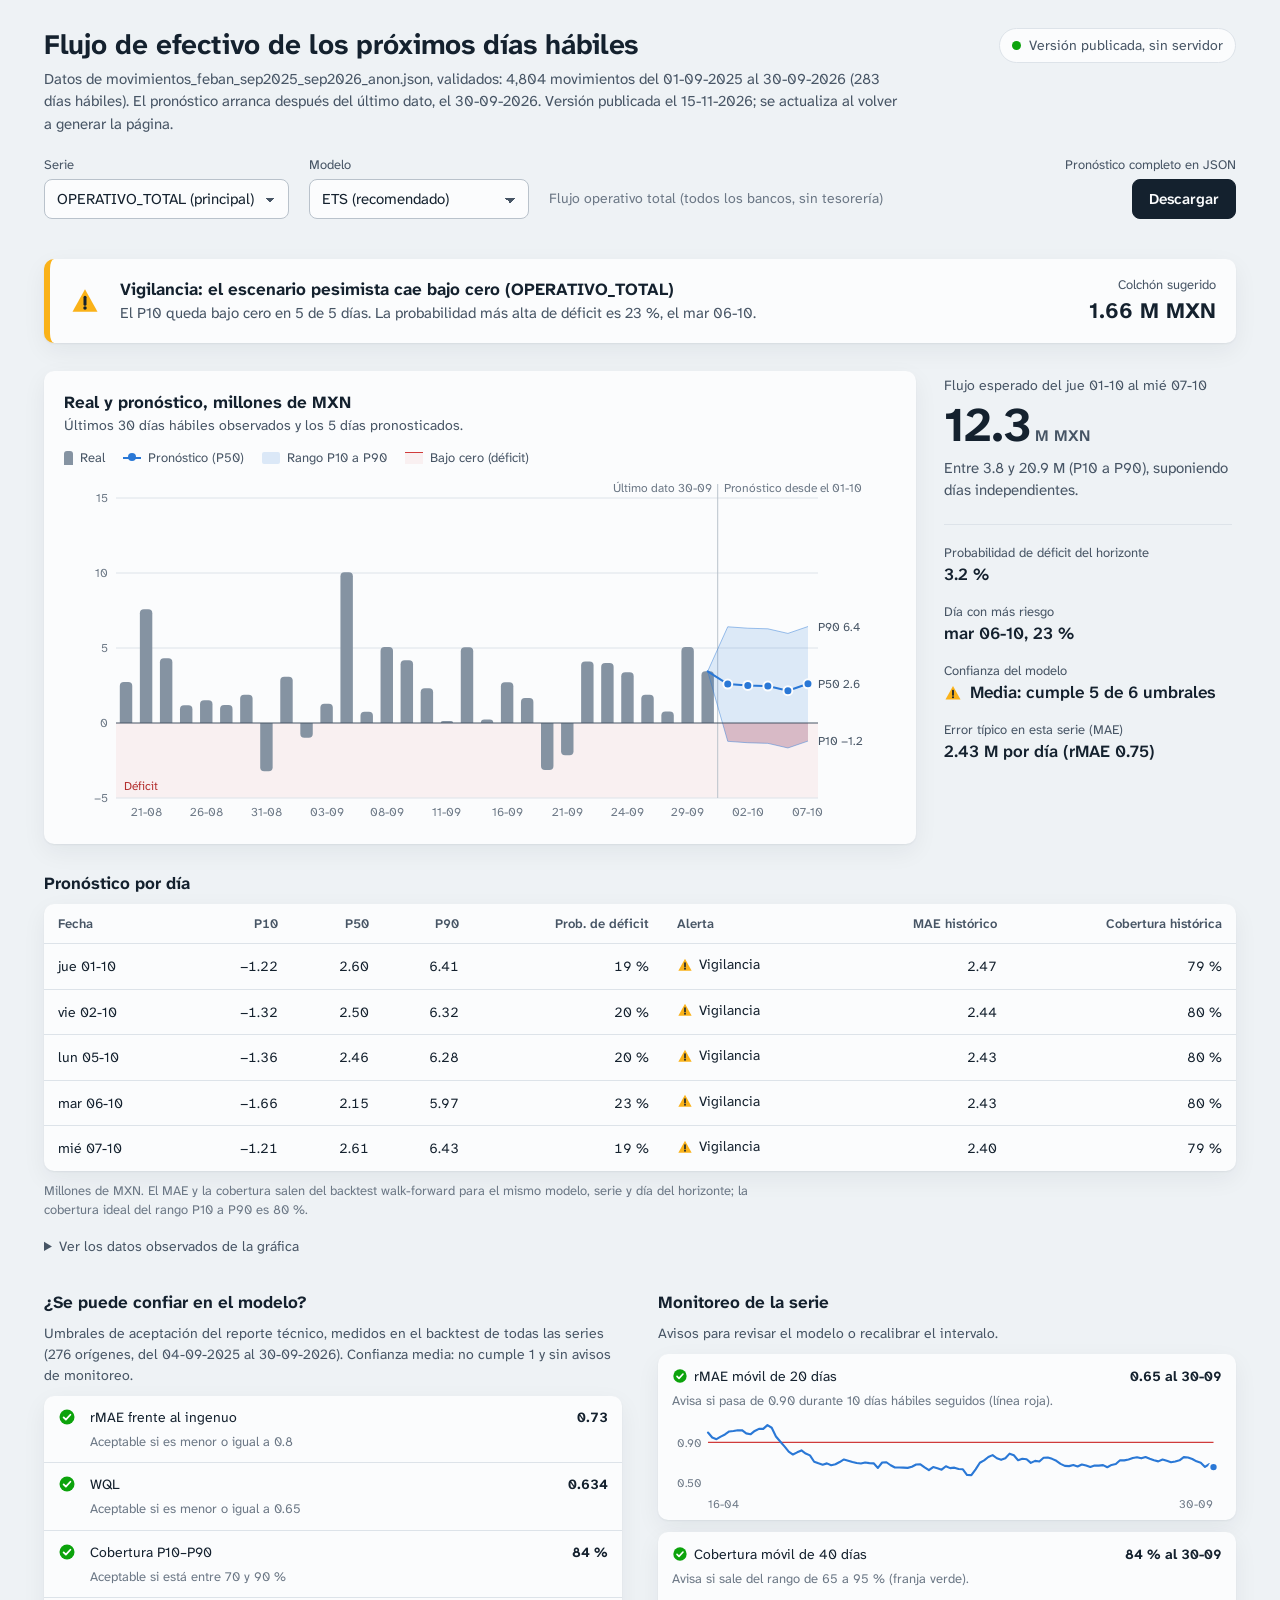
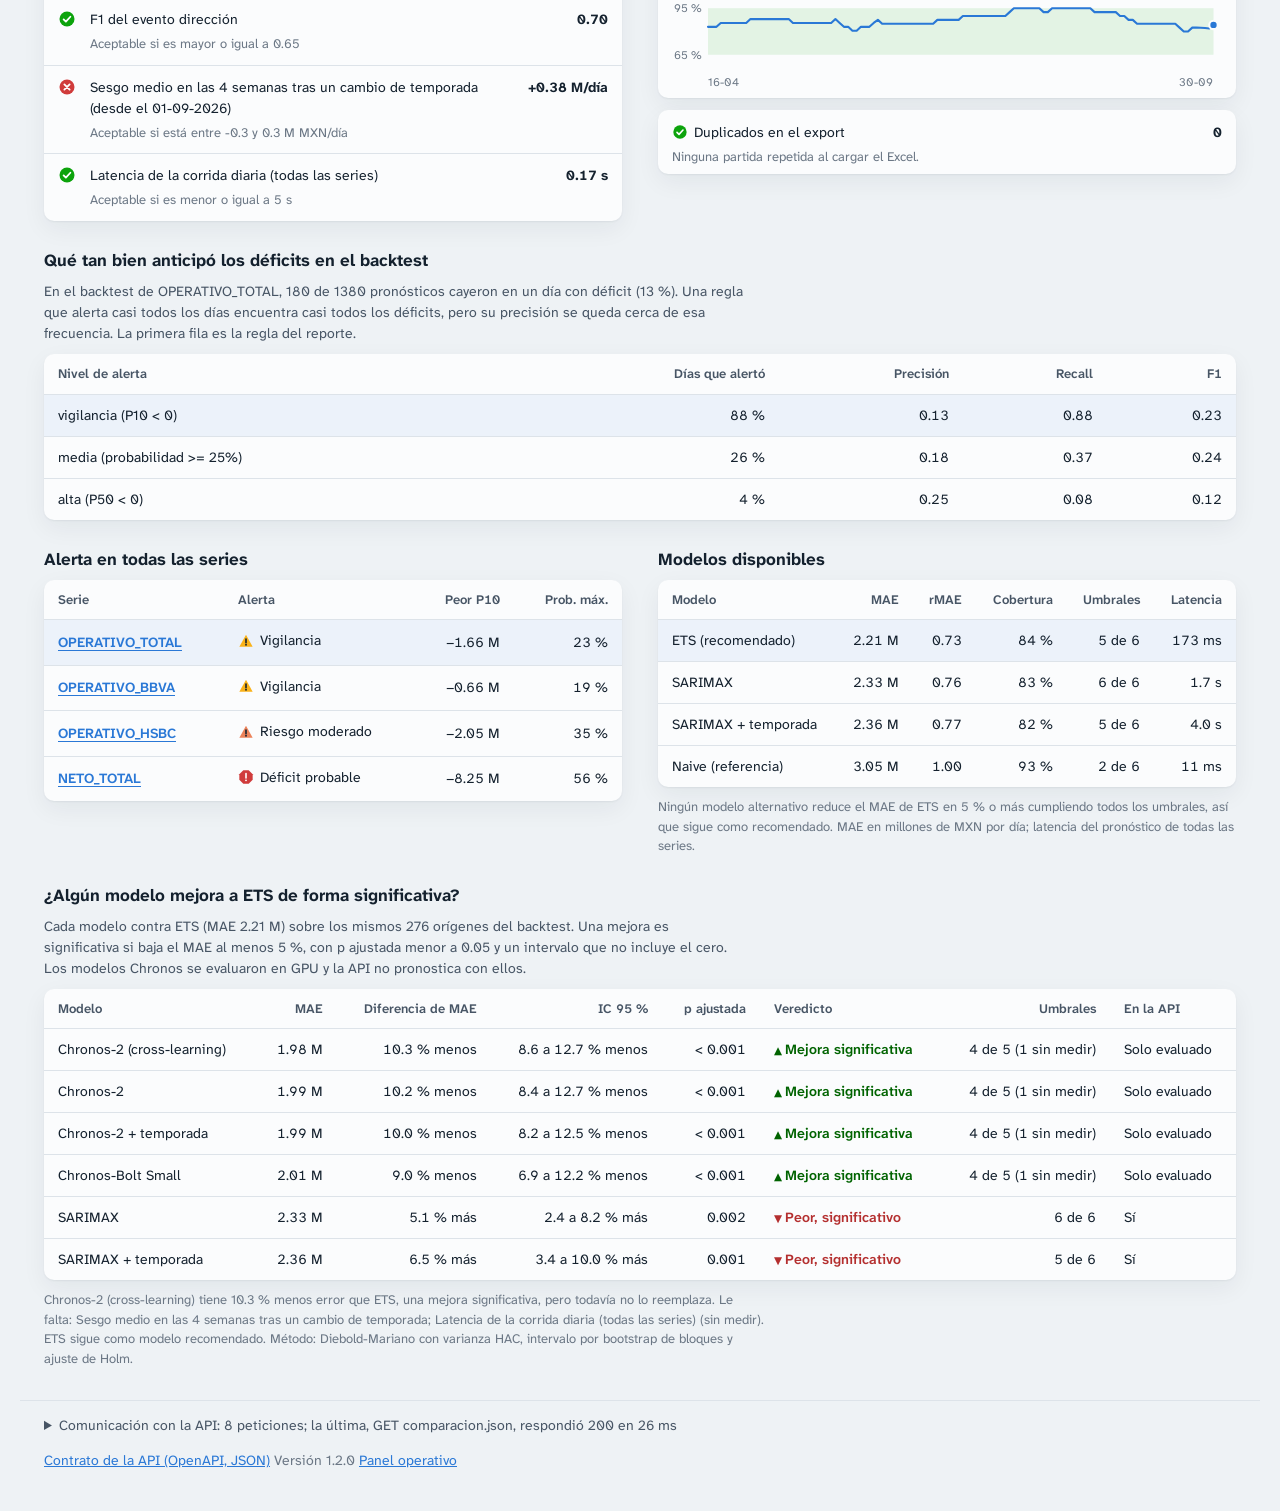
<file: docs/index.html>
<!doctype html>
<html lang="es">
<head>
  <meta charset="utf-8">
  <meta name="viewport" content="width=device-width, initial-scale=1">
  <meta name="flujo-modo" content="estatico">
  <title>Pronóstico de flujo de efectivo</title>
  <meta name="description" content="Dashboard que consume la API del predictor: P10, P50 y P90 por día, alerta de déficit y confianza del modelo.">
  <link rel="preload" href="fuentes/atkinson-hyperlegible-next-latin-400-normal.woff2" as="font" type="font/woff2" crossorigin>
  <link rel="stylesheet" href="styles.css">
  <link rel="icon" href="data:image/svg+xml,%3Csvg xmlns='http://www.w3.org/2000/svg' viewBox='0 0 32 32'%3E%3Crect width='32' height='32' rx='7' fill='%2314212e'/%3E%3Cpath d='M5 19h22' stroke='%23d03b3b' stroke-width='2'/%3E%3Cpath d='M6 15l6-5 5 4 9-7' fill='none' stroke='%233987e5' stroke-width='3' stroke-linecap='round' stroke-linejoin='round'/%3E%3C/svg%3E">
  <script src="app.js" defer></script>
</head>
<body>
  <a class="saltar" href="#principal">Ir al pronóstico</a>

  <header class="cabecera">
    <div class="cabecera__titulo">
      <h1>Flujo de efectivo de los próximos días hábiles</h1>
      <p id="contexto" class="cabecera__contexto">Conectando con la API…</p>
    </div>
    <div id="conexion" class="conexion" data-estado="pendiente" role="status" aria-live="polite">
      <span class="conexion__punto" aria-hidden="true"></span>
      <span id="conexion-texto">Conectando…</span>
    </div>
  </header>

  <form id="filtros" class="filtros" aria-label="Qué pronóstico ver">
    <label class="campo">
      <span>Serie</span>
      <select id="sel-serie" disabled></select>
    </label>
    <label class="campo">
      <span>Modelo</span>
      <select id="sel-modelo" disabled></select>
    </label>
    <p id="descripcion-serie" class="filtros__nota"></p>
    <div class="exportar" role="group" aria-labelledby="exportar-titulo">
      <span id="exportar-titulo" class="exportar__titulo">Pronóstico completo en JSON</span>
      <div class="exportar__acciones">
        <a id="descargar-json" class="boton" href="api/v1/reporte?descargar=true" download>Descargar</a>
        <button id="guardar-json" type="button" class="boton boton--secundario" disabled>Guardar en el servidor</button>
      </div>
      <p id="exportar-estado" class="exportar__estado" aria-live="polite"></p>
    </div>
  </form>

  <div id="error" class="error" role="alert" hidden>
    <p id="error-texto"></p>
    <button id="reintentar" type="button">Reintentar</button>
  </div>

  <main id="principal" data-estado="cargando">
    <section id="alerta" class="alerta" data-nivel="ninguna" aria-live="polite" aria-labelledby="alerta-titulo">
      <span class="alerta__icono" aria-hidden="true"></span>
      <div class="alerta__texto">
        <h2 id="alerta-titulo">Revisando el riesgo de déficit…</h2>
        <p id="alerta-detalle"></p>
      </div>
      <dl class="alerta__colchon">
        <dt>Colchón sugerido</dt>
        <dd id="colchon">—</dd>
      </dl>
    </section>

    <div class="vista">
      <figure class="lamina" aria-labelledby="grafica-titulo">
        <figcaption>
          <h2 id="grafica-titulo">Real y pronóstico, millones de MXN</h2>
          <p id="grafica-nota">Últimos 30 días hábiles observados y los días pronosticados.</p>
        </figcaption>
        <ul class="leyenda" aria-label="Leyenda">
          <li><span class="clave clave--real" aria-hidden="true"></span>Real</li>
          <li><span class="clave clave--p50" aria-hidden="true"></span>Pronóstico (P50)</li>
          <li><span class="clave clave--banda" aria-hidden="true"></span>Rango P10 a P90</li>
          <li><span class="clave clave--deficit" aria-hidden="true"></span>Bajo cero (déficit)</li>
        </ul>
        <div id="grafica" class="grafica" role="img" aria-describedby="grafica-nota"></div>
        <div id="tooltip" class="tooltip" role="tooltip" hidden></div>
      </figure>

      <aside class="resumen" aria-label="Resumen del horizonte">
        <div class="cifra">
          <p class="cifra__etiqueta" id="acum-etiqueta">Flujo esperado del horizonte</p>
          <p class="cifra__valor" id="acum-p50">—</p>
          <p class="cifra__rango" id="acum-rango"></p>
        </div>
        <dl class="datos">
          <div><dt>Probabilidad de déficit del horizonte</dt><dd id="acum-prob">—</dd></div>
          <div><dt>Día con más riesgo</dt><dd id="dia-riesgo">—</dd></div>
          <div><dt>Confianza del modelo</dt><dd id="confianza-nivel">—</dd></div>
          <div><dt>Error típico en esta serie (MAE)</dt><dd id="mae-serie">—</dd></div>
        </dl>
      </aside>
    </div>

    <section class="bloque" aria-labelledby="tabla-titulo">
      <h2 id="tabla-titulo">Pronóstico por día</h2>
      <div class="tabla-envoltura">
        <table class="tabla" id="tabla-dias">
          <thead>
            <tr>
              <th scope="col">Fecha</th>
              <th scope="col" class="num">P10</th>
              <th scope="col" class="num">P50</th>
              <th scope="col" class="num">P90</th>
              <th scope="col" class="num">Prob. de déficit</th>
              <th scope="col">Alerta</th>
              <th scope="col" class="num">MAE histórico</th>
              <th scope="col" class="num">Cobertura histórica</th>
            </tr>
          </thead>
          <tbody></tbody>
        </table>
      </div>
      <p class="pie-tabla">Millones de MXN. El MAE y la cobertura salen del backtest walk-forward para el mismo modelo, serie y día del horizonte; la cobertura ideal del rango P10 a P90 es 80 %.</p>
      <details class="detalles">
        <summary>Ver los datos observados de la gráfica</summary>
        <div class="tabla-envoltura">
          <table class="tabla tabla--compacta" id="tabla-historia">
            <thead><tr><th scope="col">Fecha</th><th scope="col" class="num">Real</th></tr></thead>
            <tbody></tbody>
          </table>
        </div>
      </details>
    </section>

    <div class="doble">
      <section class="bloque" aria-labelledby="umbrales-titulo">
        <h2 id="umbrales-titulo">¿Se puede confiar en el modelo?</h2>
        <p class="bloque__nota" id="umbrales-nota">Umbrales de aceptación del reporte técnico, medidos en el backtest de todas las series.</p>
        <ul id="umbrales" class="lista-umbrales"></ul>
      </section>

      <section class="bloque" aria-labelledby="monitoreo-titulo">
        <h2 id="monitoreo-titulo">Monitoreo de la serie</h2>
        <p class="bloque__nota">Avisos para revisar el modelo o recalibrar el intervalo.</p>
        <div id="monitoreo" class="monitoreo"></div>
      </section>
    </div>

    <section class="bloque" aria-labelledby="reglas-titulo">
      <h2 id="reglas-titulo">Qué tan bien anticipó los déficits en el backtest</h2>
      <p class="bloque__nota" id="reglas-nota"></p>
      <div class="tabla-envoltura">
        <table class="tabla" id="tabla-reglas">
          <thead>
            <tr>
              <th scope="col">Nivel de alerta</th>
              <th scope="col" class="num">Días que alertó</th>
              <th scope="col" class="num">Precisión</th>
              <th scope="col" class="num">Recall</th>
              <th scope="col" class="num">F1</th>
            </tr>
          </thead>
          <tbody></tbody>
        </table>
      </div>
    </section>

    <div class="doble">
      <section class="bloque" aria-labelledby="series-titulo">
        <h2 id="series-titulo">Alerta en todas las series</h2>
        <div class="tabla-envoltura">
          <table class="tabla" id="tabla-series">
            <thead>
              <tr>
                <th scope="col">Serie</th>
                <th scope="col">Alerta</th>
                <th scope="col" class="num">Peor P10</th>
                <th scope="col" class="num">Prob. máx.</th>
              </tr>
            </thead>
            <tbody></tbody>
          </table>
        </div>
      </section>

      <section class="bloque" aria-labelledby="modelos-titulo">
        <h2 id="modelos-titulo">Modelos disponibles</h2>
        <div class="tabla-envoltura">
          <table class="tabla" id="tabla-modelos">
            <thead>
              <tr>
                <th scope="col">Modelo</th>
                <th scope="col" class="num">MAE</th>
                <th scope="col" class="num">rMAE</th>
                <th scope="col" class="num">Cobertura</th>
                <th scope="col" class="num">Umbrales</th>
                <th scope="col" class="num">Latencia</th>
              </tr>
            </thead>
            <tbody></tbody>
          </table>
        </div>
        <p class="pie-tabla" id="modelos-nota">Calculando los pronósticos de cada modelo…</p>
      </section>
    </div>
    <section class="bloque" id="comparacion" aria-labelledby="comparacion-titulo" hidden>
      <h2 id="comparacion-titulo">¿Algún modelo mejora al recomendado de forma significativa?</h2>
      <p class="bloque__nota" id="comparacion-nota"></p>
      <div class="tabla-envoltura">
        <table class="tabla" id="tabla-comparacion">
          <thead>
            <tr>
              <th scope="col">Modelo</th>
              <th scope="col" class="num">MAE</th>
              <th scope="col" class="num">Diferencia de MAE</th>
              <th scope="col" class="num">IC 95 %</th>
              <th scope="col" class="num">p ajustada</th>
              <th scope="col">Veredicto</th>
              <th scope="col" class="num">Umbrales</th>
              <th scope="col">En la API</th>
            </tr>
          </thead>
          <tbody></tbody>
        </table>
      </div>
      <p class="pie-tabla" id="comparacion-conclusion"></p>
    </section>
  </main>

  <footer class="pie">
    <details class="detalles" id="registro-detalles">
      <summary>Comunicación con la API: <span id="registro-resumen">sin peticiones todavía</span></summary>
      <div class="tabla-envoltura">
        <table class="tabla tabla--compacta" id="tabla-registro">
          <thead>
            <tr>
              <th scope="col">Hora</th>
              <th scope="col">Método</th>
              <th scope="col">Recurso</th>
              <th scope="col" class="num">Estado</th>
              <th scope="col" class="num">Total</th>
              <th scope="col" class="num">Servidor</th>
            </tr>
          </thead>
          <tbody></tbody>
        </table>
      </div>
    </details>
    <p class="pie__enlaces"><a id="enlace-docs" href="docs">Contrato de la API (OpenAPI)</a> <span id="version-api"></span> <a href="operacion.html">Panel operativo</a> <a id="enlace-repo" href="#" hidden>Código en GitHub</a></p>
  </footer>
</body>
</html>
</file>
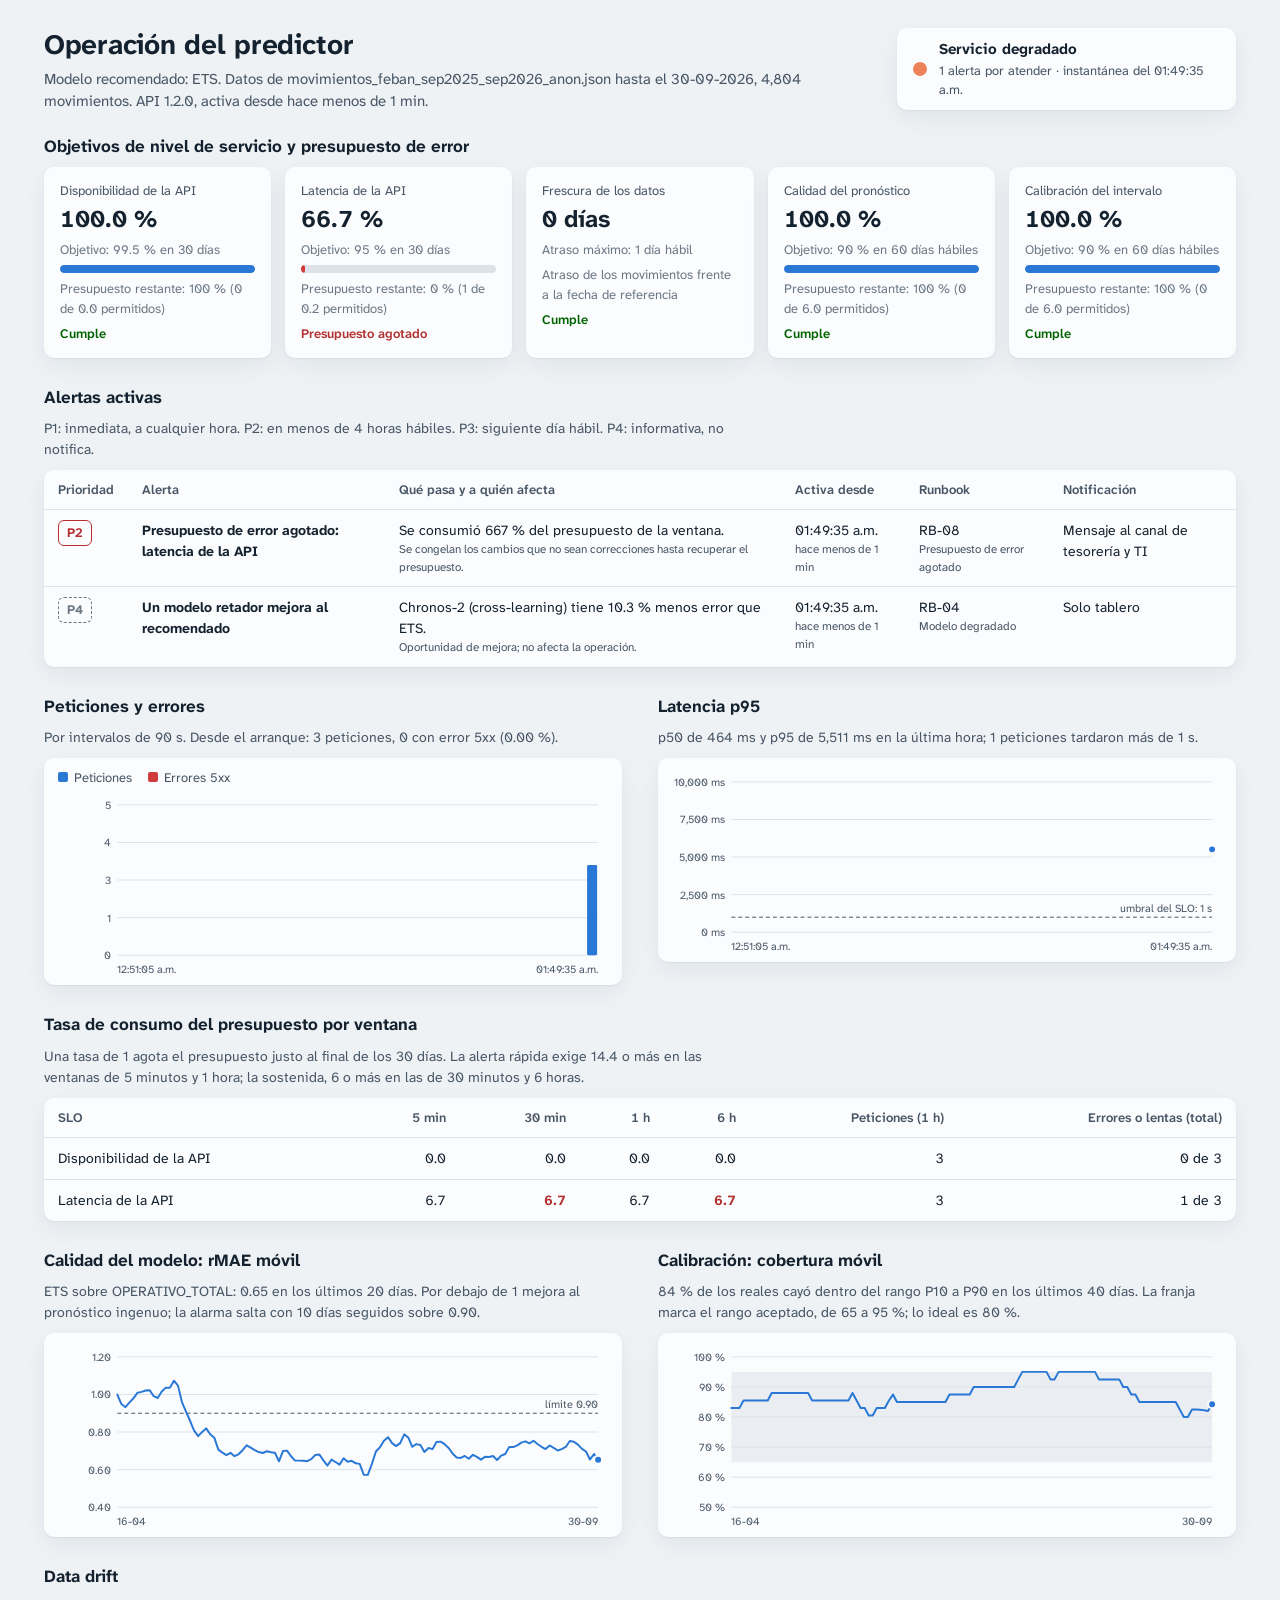
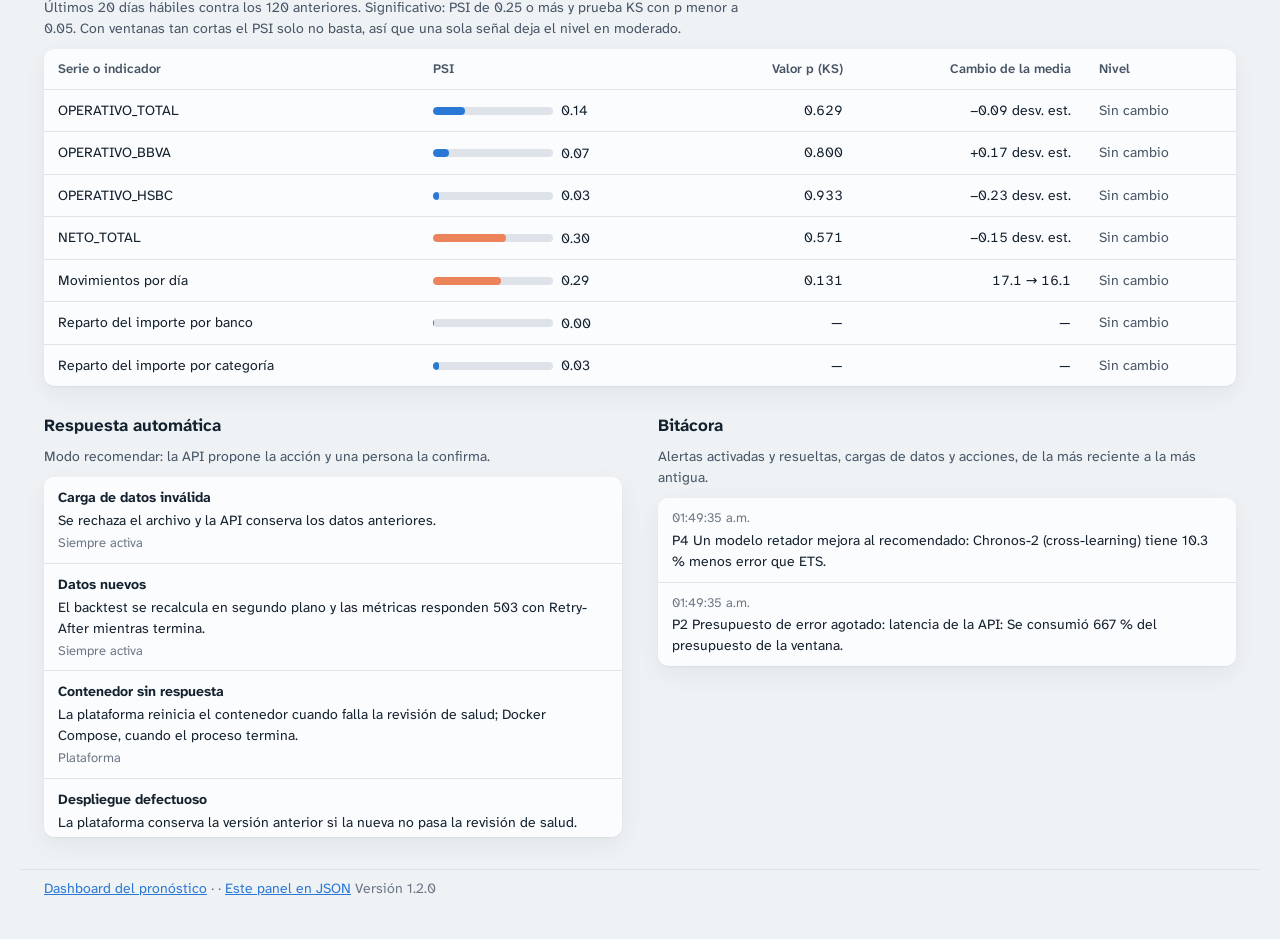
<file: docs/operacion.html>
<!doctype html>
<html lang="es">
<head>
  <meta charset="utf-8">
  <meta name="viewport" content="width=device-width, initial-scale=1">
  <meta name="flujo-modo" content="estatico">
  <title>Operación del predictor de flujo de efectivo</title>
  <meta name="description" content="Panel operativo: SLO, presupuestos de error, alertas, tráfico, calidad del modelo y data drift.">
  <link rel="stylesheet" href="styles.css">
  <link rel="icon" href="data:image/svg+xml,%3Csvg xmlns='http://www.w3.org/2000/svg' viewBox='0 0 32 32'%3E%3Crect width='32' height='32' rx='7' fill='%2314212e'/%3E%3Cpath d='M5 19h22' stroke='%23d03b3b' stroke-width='2'/%3E%3Cpath d='M6 15l6-5 5 4 9-7' fill='none' stroke='%233987e5' stroke-width='3' stroke-linecap='round' stroke-linejoin='round'/%3E%3C/svg%3E">
  <script src="operacion.js" defer></script>
</head>
<body>
  <a class="saltar" href="#principal">Ir al panel</a>
  <header class="cabecera">
    <div class="cabecera__titulo">
      <h1>Operación del predictor</h1>
      <p id="contexto" class="cabecera__contexto">Conectando con la API…</p>
    </div>
    <div id="estado-general" class="estado-general" data-estado="pendiente" role="status" aria-live="polite">
      <span class="estado-general__punto" aria-hidden="true"></span>
      <div><strong id="estado-texto">Conectando…</strong><span id="estado-detalle"></span></div>
    </div>
  </header>

  <main id="principal">
    <section class="bloque" aria-labelledby="slo-titulo">
      <h2 id="slo-titulo">Objetivos de nivel de servicio y presupuesto de error</h2>
      <div id="slos" class="slos"></div>
    </section>

    <section class="bloque" aria-labelledby="alertas-titulo">
      <h2 id="alertas-titulo">Alertas activas</h2>
      <p class="bloque__nota" id="alertas-nota"></p>
      <div class="tabla-envoltura">
        <table class="tabla tabla--ajustada" id="tabla-alertas">
          <thead><tr><th scope="col">Prioridad</th><th scope="col">Alerta</th><th scope="col">Qué pasa y a quién afecta</th><th scope="col">Activa desde</th><th scope="col">Runbook</th><th scope="col">Notificación</th></tr></thead>
          <tbody></tbody>
        </table>
      </div>
    </section>

    <div class="doble">
      <section class="bloque" aria-labelledby="trafico-titulo">
        <h2 id="trafico-titulo">Peticiones y errores</h2>
        <p class="bloque__nota" id="trafico-nota"></p>
        <div id="graf-trafico" class="grafica-op" role="img" aria-label="Peticiones y errores por intervalo"></div>
      </section>
      <section class="bloque" aria-labelledby="latencia-titulo">
        <h2 id="latencia-titulo">Latencia p95</h2>
        <p class="bloque__nota" id="latencia-nota"></p>
        <div id="graf-latencia" class="grafica-op" role="img" aria-label="Latencia p95 por intervalo"></div>
      </section>
    </div>

    <section class="bloque" aria-labelledby="consumo-titulo">
      <h2 id="consumo-titulo">Tasa de consumo del presupuesto por ventana</h2>
      <p class="bloque__nota">Una tasa de 1 agota el presupuesto justo al final de los 30 días. La alerta rápida exige 14.4 o más en las ventanas de 5 minutos y 1 hora; la sostenida, 6 o más en las de 30 minutos y 6 horas.</p>
      <div class="tabla-envoltura">
        <table class="tabla" id="tabla-consumo">
          <thead><tr><th scope="col">SLO</th><th scope="col" class="num">5 min</th><th scope="col" class="num">30 min</th><th scope="col" class="num">1 h</th><th scope="col" class="num">6 h</th><th scope="col" class="num">Peticiones (1 h)</th><th scope="col" class="num">Errores o lentas (total)</th></tr></thead>
          <tbody></tbody>
        </table>
      </div>
    </section>

    <div class="doble">
      <section class="bloque" aria-labelledby="rmae-titulo">
        <h2 id="rmae-titulo">Calidad del modelo: rMAE móvil</h2>
        <p class="bloque__nota" id="rmae-nota"></p>
        <div id="graf-rmae" class="grafica-op" role="img" aria-label="rMAE móvil de 20 días"></div>
      </section>
      <section class="bloque" aria-labelledby="cob-titulo">
        <h2 id="cob-titulo">Calibración: cobertura móvil</h2>
        <p class="bloque__nota" id="cob-nota"></p>
        <div id="graf-cobertura" class="grafica-op" role="img" aria-label="Cobertura móvil de 40 días"></div>
      </section>
    </div>

    <section class="bloque" aria-labelledby="drift-titulo">
      <h2 id="drift-titulo">Data drift</h2>
      <p class="bloque__nota" id="drift-nota"></p>
      <div class="tabla-envoltura">
        <table class="tabla" id="tabla-drift">
          <thead><tr><th scope="col">Serie o indicador</th><th scope="col">PSI</th><th scope="col" class="num">Valor p (KS)</th><th scope="col" class="num">Cambio de la media</th><th scope="col">Nivel</th></tr></thead>
          <tbody></tbody>
        </table>
      </div>
    </section>

    <div class="doble">
      <section class="bloque" aria-labelledby="auto-titulo">
        <h2 id="auto-titulo">Respuesta automática</h2>
        <p class="bloque__nota" id="auto-nota"></p>
        <ul id="acciones" class="lista-eventos"></ul>
      </section>
      <section class="bloque" aria-labelledby="eventos-titulo">
        <h2 id="eventos-titulo">Bitácora</h2>
        <p class="bloque__nota">Alertas activadas y resueltas, cargas de datos y acciones, de la más reciente a la más antigua.</p>
        <ul id="eventos" class="lista-eventos"></ul>
      </section>
    </div>
  </main>

  <footer class="pie">
    <p class="pie__enlaces"><a href="./">Dashboard del pronóstico</a> · <a id="enlace-metricas" href="metrics">Métricas en formato Prometheus</a> · <a id="enlace-json" href="api/v1/observabilidad">Este panel en JSON</a> <span id="pie-version"></span></p>
  </footer>
</body>
</html>
</file>
<file: docs/styles.css>
/* Atkinson Hyperlegible Next (SIL Open Font License 1.1, ver fuentes/OFL.txt), incluida para funcionar sin internet. */
@font-face {
  font-family: "Atkinson Hyperlegible Next";
  font-style: normal;
  font-weight: 400;
  font-display: swap;
  src: url("fuentes/atkinson-hyperlegible-next-latin-400-normal.woff2") format("woff2");
}
@font-face {
  font-family: "Atkinson Hyperlegible Next";
  font-style: normal;
  font-weight: 600;
  font-display: swap;
  src: url("fuentes/atkinson-hyperlegible-next-latin-600-normal.woff2") format("woff2");
}
@font-face {
  font-family: "Atkinson Hyperlegible Next";
  font-style: normal;
  font-weight: 700;
  font-display: swap;
  src: url("fuentes/atkinson-hyperlegible-next-latin-700-normal.woff2") format("woff2");
}

:root {
  color-scheme: light;
  --plano: #eef2f5;
  --superficie: #fbfcfd;
  --tinta: #14212e;
  --tinta-2: #475565;
  --tinta-3: #6b7785;
  --linea: #dde3e9;
  --eje: #b9c2cb;
  --real: #8593a2;
  --serie: #2a78d6;
  --banda: rgba(42, 120, 214, 0.15);
  --banda-deficit: rgba(208, 59, 59, 0.22);
  --zona-deficit: rgba(208, 59, 59, 0.06);
  --bien: #0ca30c;
  --aviso: #fab219;
  --serio: #ec835a;
  --critico: #d03b3b;
  --exito-texto: #006300;
  --critico-texto: #b42f2f;
  --foco: #2a78d6;
  --sombra: 0 1px 2px rgba(20, 33, 46, 0.06), 0 8px 24px rgba(20, 33, 46, 0.06);
  --fuente: "Atkinson Hyperlegible Next", system-ui, -apple-system, "Segoe UI", sans-serif;
  --radio: 10px;
}

@media (prefers-color-scheme: dark) {
  :root:not([data-theme="light"]) {
    color-scheme: dark;
    --plano: #0e141a;
    --superficie: #151d25;
    --tinta: #e8edf2;
    --tinta-2: #b4bfca;
    --tinta-3: #8b97a3;
    --linea: #26313c;
    --eje: #3a4754;
    --real: #5d6b79;
    --serie: #3987e5;
    --banda: rgba(57, 135, 229, 0.22);
    --banda-deficit: rgba(230, 103, 103, 0.30);
    --zona-deficit: rgba(230, 103, 103, 0.08);
    --exito-texto: #0ca30c;
    --critico-texto: #ec7d7d;
    --foco: #3987e5;
    --sombra: 0 1px 2px rgba(0, 0, 0, 0.4);
  }
}

:root[data-theme="dark"] {
  color-scheme: dark;
  --plano: #0e141a;
  --superficie: #151d25;
  --tinta: #e8edf2;
  --tinta-2: #b4bfca;
  --tinta-3: #8b97a3;
  --linea: #26313c;
  --eje: #3a4754;
  --real: #5d6b79;
  --serie: #3987e5;
  --banda: rgba(57, 135, 229, 0.22);
  --banda-deficit: rgba(230, 103, 103, 0.30);
  --zona-deficit: rgba(230, 103, 103, 0.08);
  --exito-texto: #0ca30c;
  --critico-texto: #ec7d7d;
  --foco: #3987e5;
  --sombra: 0 1px 2px rgba(0, 0, 0, 0.4);
}

*, *::before, *::after { box-sizing: border-box; }
[hidden] { display: none !important; }

body {
  margin: 0;
  background: var(--plano);
  color: var(--tinta);
  font-family: var(--fuente);
  font-size: 15px;
  line-height: 1.5;
  -webkit-font-smoothing: antialiased;
}

h1, h2, p, dl, dd, ul { margin: 0; }
h1 { font-size: 1.75rem; line-height: 1.2; font-weight: 700; letter-spacing: -0.01em; }
h2 { font-size: 1.0625rem; line-height: 1.3; font-weight: 700; }

a { color: var(--serie); }
:focus-visible { outline: 2px solid var(--foco); outline-offset: 2px; border-radius: 4px; }

.saltar { position: absolute; left: -999px; top: 8px; background: var(--superficie); padding: 8px 12px; z-index: 10; }
.saltar:focus { left: 16px; }

.cabecera, .filtros, .error, main, .pie {
  max-width: 1240px;
  margin-inline: auto;
  padding-inline: 24px;
}

.cabecera {
  display: flex;
  justify-content: space-between;
  align-items: flex-start;
  gap: 24px;
  padding-top: 28px;
}
.cabecera__contexto { color: var(--tinta-2); margin-top: 6px; max-width: 86ch; }

.conexion {
  display: inline-flex;
  align-items: center;
  gap: 8px;
  white-space: nowrap;
  color: var(--tinta-2);
  font-size: 0.875rem;
  padding: 6px 12px;
  border: 1px solid var(--linea);
  border-radius: 999px;
  background: var(--superficie);
}
.conexion__punto { width: 9px; height: 9px; border-radius: 50%; background: var(--tinta-3); }
.conexion[data-estado="ok"] .conexion__punto { background: var(--bien); }
.conexion[data-estado="error"] .conexion__punto { background: var(--critico); }

.filtros {
  display: flex;
  flex-wrap: wrap;
  align-items: flex-start;
  gap: 12px 20px;
  padding-top: 20px;
  padding-bottom: 20px;
}
.campo { display: grid; gap: 4px; font-size: 0.8125rem; color: var(--tinta-2); }
.campo select {
  font: inherit;
  font-size: 0.9375rem;
  color: var(--tinta);
  background: var(--superficie);
  border: 1px solid var(--eje);
  border-radius: 8px;
  padding: 8px 34px 8px 12px;
  min-width: 220px;
  appearance: none;
  background-image: linear-gradient(45deg, transparent 50%, var(--tinta-2) 50%), linear-gradient(135deg, var(--tinta-2) 50%, transparent 50%);
  background-position: calc(100% - 18px) 55%, calc(100% - 13px) 55%;
  background-size: 5px 5px;
  background-repeat: no-repeat;
}
.filtros__nota { color: var(--tinta-3); font-size: 0.875rem; margin-top: 33px; flex: 1 1 160px; min-width: 0; }
.sin-corte { white-space: nowrap; }

.exportar { margin-left: auto; display: grid; gap: 4px; justify-items: end; flex: none; }
.exportar__titulo { font-size: 0.8125rem; color: var(--tinta-2); }
.exportar__acciones { display: flex; gap: 8px; }
.exportar__estado { font-size: 0.8125rem; color: var(--tinta-3); min-height: 1.2em; text-align: right; max-width: 46ch; }
.boton {
  display: inline-flex;
  align-items: center;
  font: inherit;
  font-size: 0.9375rem;
  font-weight: 600;
  text-decoration: none;
  color: var(--superficie);
  background: var(--tinta);
  border: 1px solid var(--tinta);
  border-radius: 8px;
  padding: 8px 16px;
  cursor: pointer;
}
.boton--secundario { background: var(--superficie); color: var(--tinta); border-color: var(--eje); font-weight: 400; }
.boton[disabled] { opacity: 0.55; cursor: default; }

.error {
  display: flex;
  align-items: center;
  gap: 16px;
  margin-bottom: 16px;
}
.error[hidden] { display: none; }
.error p {
  flex: 1;
  border-left: 4px solid var(--critico);
  background: var(--superficie);
  padding: 12px 16px;
  border-radius: 0 8px 8px 0;
}
button {
  font: inherit;
  color: var(--superficie);
  background: var(--tinta);
  border: 0;
  border-radius: 8px;
  padding: 9px 16px;
  cursor: pointer;
}

main { display: grid; gap: 28px; padding-bottom: 32px; }
main[data-estado="recargando"] .lamina,
main[data-estado="recargando"] .resumen,
main[data-estado="recargando"] .bloque { opacity: 0.5; transition: opacity 120ms; }

/* ------------------------------------------------------------ alerta */
.alerta {
  display: grid;
  grid-template-columns: auto 1fr auto;
  align-items: center;
  gap: 16px 20px;
  padding: 16px 20px;
  background: var(--superficie);
  border-radius: var(--radio);
  border-left: 6px solid var(--bien);
  box-shadow: var(--sombra);
}
.alerta[data-nivel="vigilancia"] { border-left-color: var(--aviso); }
.alerta[data-nivel="media"] { border-left-color: var(--serio); }
.alerta[data-nivel="alta"] { border-left-color: var(--critico); }
.alerta__icono { width: 30px; height: 30px; display: grid; place-items: center; }
.alerta__icono .icono { width: 30px; height: 30px; }
.alerta__texto p { color: var(--tinta-2); margin-top: 2px; max-width: 78ch; }
.alerta__colchon { text-align: right; }
.alerta__colchon dt { font-size: 0.8125rem; color: var(--tinta-2); }
.alerta__colchon dd { font-size: 1.375rem; font-weight: 700; }

/* ------------------------------------------------------------ vista principal */
.vista {
  display: grid;
  grid-template-columns: minmax(0, 1fr) 300px;
  gap: 20px;
  align-items: stretch;
}
.lamina {
  margin: 0;
  position: relative;
  background: var(--superficie);
  border-radius: var(--radio);
  box-shadow: var(--sombra);
  padding: 20px 20px 12px;
}
.lamina figcaption p { color: var(--tinta-2); font-size: 0.875rem; margin-top: 2px; }
.leyenda {
  list-style: none;
  padding: 0;
  display: flex;
  flex-wrap: wrap;
  gap: 6px 18px;
  margin: 12px 0 4px;
  font-size: 0.8125rem;
  color: var(--tinta-2);
}
.leyenda li { display: inline-flex; align-items: center; gap: 7px; }
.clave { display: inline-block; }
.clave--real { width: 9px; height: 14px; background: var(--real); border-radius: 3px 3px 0 0; }
.clave--p50 { width: 18px; height: 2px; background: var(--serie); position: relative; }
.clave--p50::after { content: ""; position: absolute; left: 5px; top: -4px; width: 8px; height: 8px; border-radius: 50%; background: var(--serie); }
.clave--banda { width: 18px; height: 12px; background: var(--banda); border-radius: 2px; }
.clave--deficit { width: 18px; height: 12px; background: var(--zona-deficit); border-top: 1.5px solid var(--critico); }

.grafica { width: 100%; min-height: 340px; }
.grafica svg { display: block; width: 100%; height: auto; overflow: visible; }
.grafica text { font-family: var(--fuente); font-size: 12px; fill: var(--tinta-3); }
.grafica .eje-cero { stroke: var(--tinta-2); stroke-width: 1; }
.grafica .rejilla { stroke: var(--linea); stroke-width: 1; }
.grafica .divisor { stroke: var(--eje); stroke-width: 1; }
.grafica .etiqueta-directa { fill: var(--tinta-2); font-size: 12px; }
.grafica .etiqueta-zona { fill: var(--critico-texto); font-size: 12px; }
.grafica .cruz { stroke: var(--tinta-3); stroke-width: 1; }
.grafica .vacio { fill: var(--tinta-3); font-size: 14px; }

.tooltip {
  position: absolute;
  pointer-events: none;
  min-width: 170px;
  background: var(--superficie);
  color: var(--tinta);
  border: 1px solid var(--linea);
  border-radius: 8px;
  box-shadow: 0 6px 20px rgba(20, 33, 46, 0.16);
  padding: 10px 12px;
  font-size: 0.8125rem;
  z-index: 5;
}
.tooltip[hidden] { display: none; }
.tooltip__fecha { color: var(--tinta-2); margin-bottom: 4px; }
.tooltip__fila { display: flex; align-items: center; gap: 8px; }
.tooltip__fila strong { font-size: 0.9375rem; font-variant-numeric: tabular-nums; }
.tooltip__fila span { color: var(--tinta-2); }
.tooltip__clave { width: 12px; height: 2px; background: var(--serie); }
.tooltip__clave--real { background: var(--real); height: 8px; width: 6px; border-radius: 2px 2px 0 0; }
.tooltip__clave--banda { background: var(--banda); height: 8px; }

.resumen {
  display: grid;
  align-content: start;
  gap: 22px;
  padding: 4px 4px 4px 8px;
}
.cifra__etiqueta { color: var(--tinta-2); font-size: 0.875rem; }
.cifra__valor { font-size: 3rem; line-height: 1.05; font-weight: 700; letter-spacing: -0.02em; margin-top: 4px; }
.cifra__valor small { font-size: 1rem; font-weight: 600; color: var(--tinta-2); letter-spacing: 0; margin-left: 4px; }
.cifra__rango { color: var(--tinta-2); margin-top: 6px; }
.datos { display: grid; gap: 14px; border-top: 1px solid var(--linea); padding-top: 18px; }
.datos dt { font-size: 0.8125rem; color: var(--tinta-2); }
.datos dd { font-size: 1.0625rem; font-weight: 600; display: flex; align-items: center; gap: 8px; }
.datos dd .icono { width: 18px; height: 18px; }

/* ------------------------------------------------------------ bloques y tablas */
.bloque { display: grid; gap: 10px; align-content: start; }
.bloque__nota { color: var(--tinta-2); font-size: 0.875rem; max-width: 78ch; }
.doble { display: grid; grid-template-columns: 1fr 1fr; gap: 28px 36px; }

.tabla-envoltura { overflow-x: auto; background: var(--superficie); border-radius: var(--radio); box-shadow: var(--sombra); }
.tabla { width: 100%; border-collapse: collapse; font-size: 0.875rem; }
.tabla th, .tabla td { padding: 10px 14px; text-align: left; border-bottom: 1px solid var(--linea); white-space: nowrap; }
.tabla thead th { color: var(--tinta-2); font-weight: 600; font-size: 0.8125rem; }
.tabla tbody tr:last-child td { border-bottom: 0; }
.tabla .num { text-align: right; font-variant-numeric: tabular-nums; }
.tabla tr.destacada td { background: color-mix(in srgb, var(--serie) 7%, transparent); }
.tabla--compacta th, .tabla--compacta td { padding: 6px 12px; }
.pie-tabla { color: var(--tinta-3); font-size: 0.8125rem; max-width: 90ch; }

.nivel { display: inline-flex; align-items: center; gap: 6px; }
.icono { width: 16px; height: 16px; flex: none; }

.lista-umbrales { list-style: none; padding: 0; background: var(--superficie); border-radius: var(--radio); box-shadow: var(--sombra); }
.lista-umbrales li {
  display: grid;
  grid-template-columns: 20px 1fr auto;
  gap: 4px 12px;
  align-items: start;
  padding: 11px 14px;
  border-bottom: 1px solid var(--linea);
  font-size: 0.875rem;
}
.lista-umbrales li:last-child { border-bottom: 0; }
.lista-umbrales .icono { width: 18px; height: 18px; margin-top: 1px; }
.lista-umbrales .condicion { color: var(--tinta-3); grid-column: 2; font-size: 0.8125rem; }
.lista-umbrales .valor { font-weight: 700; font-variant-numeric: tabular-nums; text-align: right; grid-row: 1; grid-column: 3; }

.monitoreo { display: grid; gap: 12px; }
.monitor {
  background: var(--superficie);
  border-radius: var(--radio);
  box-shadow: var(--sombra);
  padding: 12px 14px 8px;
  display: grid;
  gap: 4px;
}
.monitor__cabeza { display: flex; justify-content: space-between; gap: 12px; font-size: 0.875rem; }
.monitor__valor { font-weight: 700; font-variant-numeric: tabular-nums; }
.monitor__nota { font-size: 0.8125rem; color: var(--tinta-3); }
.monitor .mini { display: block; width: 100%; height: auto; }
.monitor text { font-family: var(--fuente); font-size: 11px; fill: var(--tinta-3); }
.monitor .limite { stroke: var(--critico); stroke-width: 1; }
.monitor .rango { fill: color-mix(in srgb, var(--bien) 10%, transparent); }
.monitor .linea { fill: none; stroke: var(--serie); stroke-width: 2; stroke-linejoin: round; stroke-linecap: round; }
.monitor .cruz { stroke: var(--tinta-3); stroke-width: 1; }

.detalles summary { cursor: pointer; color: var(--tinta-2); font-size: 0.875rem; padding: 6px 0; }
.detalles[open] summary { margin-bottom: 8px; }

.pie { padding-top: 8px; padding-bottom: 40px; display: grid; gap: 8px; border-top: 1px solid var(--linea); }
.pie__enlaces { font-size: 0.875rem; color: var(--tinta-3); }
.estado-ok { color: var(--exito-texto); }
.estado-error { color: var(--critico-texto); }

@media (max-width: 980px) {
  .vista { grid-template-columns: 1fr; }
  .resumen { grid-template-columns: 1fr 1fr; padding: 0; }
  .doble { grid-template-columns: 1fr; }
}
@media (max-width: 640px) {
  .cabecera, .filtros, .error, main, .pie { padding-inline: 16px; }
  .cabecera { flex-direction: column; gap: 12px; }
  h1 { font-size: 1.375rem; }
  .alerta { grid-template-columns: auto 1fr; }
  .alerta__colchon { grid-column: 1 / -1; text-align: left; }
  .resumen { grid-template-columns: 1fr; }
  .campo select { min-width: 0; width: 100%; }
  .filtros__nota { margin-top: 0; }
  .exportar { margin-left: 0; justify-items: start; width: 100%; }
  .exportar__estado { text-align: left; }
  .campo { flex: 1 1 100%; }
  .cifra__valor { font-size: 2.5rem; }
}
@media (prefers-reduced-motion: reduce) {
  * { transition: none !important; }
}

.enlace {
  background: none;
  color: var(--serie);
  padding: 0;
  border-radius: 2px;
  text-decoration: underline;
  text-underline-offset: 3px;
  font-weight: 600;
}

/* Comparación estadística contra el modelo recomendado */
.veredicto { white-space: nowrap; }
.veredicto--bien { color: var(--exito-texto); font-weight: 600; }
.veredicto--bien::before { content: "▲ "; font-size: 0.75em; }
.veredicto--mal { color: var(--critico-texto); font-weight: 600; }
.veredicto--mal::before { content: "▼ "; font-size: 0.75em; }
.veredicto--neutro { color: var(--tinta-2); }

/* ------------------------------------------------------------ panel operativo */
.estado-general { display: flex; align-items: center; gap: 12px; padding: 10px 16px; border-radius: var(--radio); background: var(--superficie); box-shadow: var(--sombra); min-width: 240px; }
.estado-general div { display: grid; }
.estado-general span:not(.estado-general__punto) { color: var(--tinta-2); font-size: 0.8125rem; }
.estado-general__punto { width: 14px; height: 14px; border-radius: 50%; background: var(--eje); flex: none; }
.estado-general[data-estado="operando normal"] .estado-general__punto { background: var(--bien); }
.estado-general[data-estado="con avisos"] .estado-general__punto { background: var(--aviso); }
.estado-general[data-estado="degradado"] .estado-general__punto { background: var(--serio); }
.estado-general[data-estado="incidente"] .estado-general__punto, .estado-general[data-estado="sin conexión"] .estado-general__punto { background: var(--critico); }
.estado-general[data-estado="incidente"] { outline: 2px solid var(--critico); }

.slos { display: grid; grid-template-columns: repeat(5, minmax(0, 1fr)); gap: 14px; }
.slo { background: var(--superficie); border-radius: var(--radio); box-shadow: var(--sombra); padding: 14px 16px; display: grid; gap: 6px; align-content: start; }
.slo__nombre { font-size: 0.8125rem; color: var(--tinta-2); }
.slo__valor { font-size: 1.5rem; font-weight: 700; line-height: 1.15; font-variant-numeric: tabular-nums; }
.slo__objetivo, .slo__pie { font-size: 0.8125rem; color: var(--tinta-3); }
.slo__barra { height: 8px; border-radius: 4px; background: var(--linea); overflow: hidden; }
.slo__barra span { display: block; height: 100%; border-radius: 4px; background: var(--serie); }
.slo[data-estado="en riesgo"] .slo__barra span { background: var(--aviso); }
.slo[data-estado="agotado"] .slo__barra span, .slo[data-estado="incumple"] .slo__barra span { background: var(--critico); }
.slo__estado { font-size: 0.8125rem; font-weight: 600; }
.slo[data-estado="cumple"] .slo__estado { color: var(--exito-texto); }
.slo[data-estado="agotado"] .slo__estado, .slo[data-estado="incumple"] .slo__estado { color: var(--critico-texto); }

.prioridad { display: inline-block; min-width: 2.4em; text-align: center; padding: 2px 8px; border-radius: 6px; font-weight: 700; font-size: 0.8125rem; border: 1.5px solid currentColor; }
.prioridad--P1 { color: #fff; background: var(--critico); border-color: var(--critico); }
.prioridad--P2 { color: var(--critico-texto); }
.prioridad--P3 { color: var(--tinta); }
.prioridad--P4 { color: var(--tinta-3); border-style: dashed; }
.tabla--ajustada td { white-space: normal; vertical-align: top; }
.tabla--ajustada td:nth-child(3) { min-width: 320px; }
.tabla--ajustada small { display: block; color: var(--tinta-2); }
tr.inhibida td { opacity: 0.6; }
.sin-alertas { padding: 16px; color: var(--tinta-2); }

.grafica-op { background: var(--superficie); border-radius: var(--radio); box-shadow: var(--sombra); padding: 10px 12px 6px; }
.grafica-op svg { display: block; width: 100%; height: auto; }
.grafica-op text { fill: var(--tinta-2); font-size: 11px; font-family: var(--fuente); }
.grafica-op .eje { stroke: var(--linea); stroke-width: 1; }
.grafica-op .limite { stroke: var(--tinta-2); stroke-width: 1; stroke-dasharray: 4 3; }
.grafica-op .linea { fill: none; stroke: var(--serie); stroke-width: 2; stroke-linejoin: round; stroke-linecap: round; }
.grafica-op .barra { fill: var(--serie); }
.grafica-op .barra--error { fill: var(--critico); }
.grafica-op .zona { fill: var(--linea); opacity: 0.55; }
.grafica-op .punto { fill: var(--serie); stroke: var(--superficie); stroke-width: 2; }
.leyenda-op { display: flex; gap: 16px; font-size: 0.8125rem; color: var(--tinta-2); padding: 0 2px 4px; }
.leyenda-op i { display: inline-block; width: 10px; height: 10px; border-radius: 2px; margin-right: 6px; background: var(--serie); }
.leyenda-op i.rojo { background: var(--critico); }
.cabecera:has(.estado-general) { padding-bottom: 22px; }

.medidor { display: inline-flex; align-items: center; gap: 8px; }
.medidor__pista { width: 120px; height: 8px; border-radius: 4px; background: var(--linea); position: relative; overflow: hidden; }
.medidor__pista span { position: absolute; inset: 0 auto 0 0; background: var(--serie); border-radius: 4px; }
.medidor__pista span.alto { background: var(--serio); }
.nivel-drift { font-weight: 600; }
.nivel-drift--significativo { color: var(--critico-texto); }
.nivel-drift--significativo::before { content: "▲ "; font-size: 0.75em; }
.nivel-drift--moderado::before { content: "● "; font-size: 0.6em; vertical-align: middle; }
.nivel-drift--sin-cambio { color: var(--tinta-2); font-weight: 400; }
.tasa-alta { color: var(--critico-texto); font-weight: 700; }

.lista-eventos { list-style: none; padding: 0; background: var(--superficie); border-radius: var(--radio); box-shadow: var(--sombra); max-height: 360px; overflow: auto; }
.lista-eventos li { padding: 10px 14px; border-bottom: 1px solid var(--linea); font-size: 0.875rem; display: grid; gap: 2px; }
.lista-eventos li:last-child { border-bottom: 0; }
.lista-eventos time, .lista-eventos small { color: var(--tinta-3); font-size: 0.8125rem; }
@media (max-width: 980px) { .slos { grid-template-columns: repeat(2, minmax(0, 1fr)); } }
</file>
